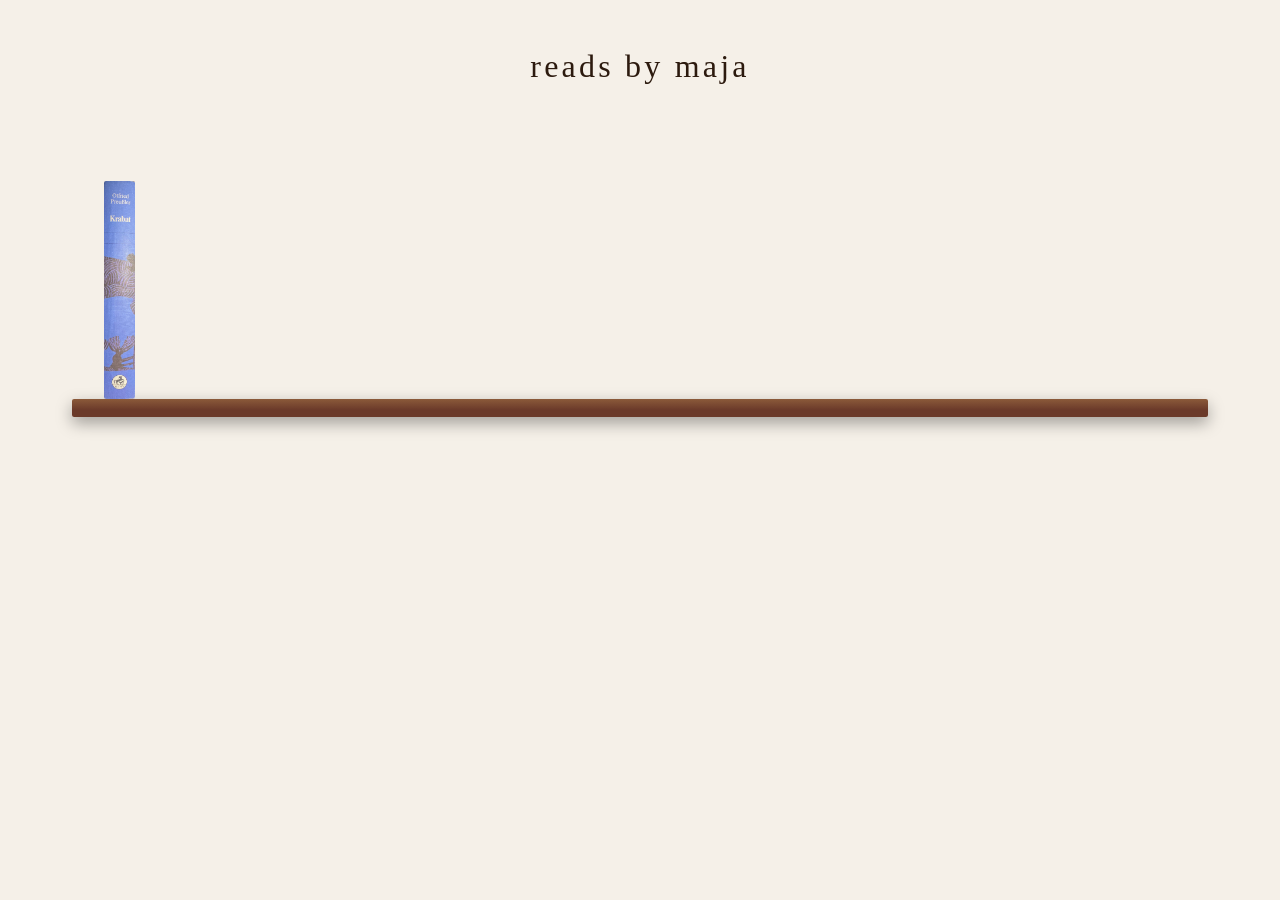
<file: index.html>
<!DOCTYPE html>
<html lang="en">
<head>
  <meta charset="UTF-8">
  <meta name="viewport" content="width=device-width, initial-scale=1.0">
  <title>reads by maja</title>
  <link rel="stylesheet" href="styles.css">
</head>
<body>
  <header>
    <h1>reads by maja</h1>
  </header>

  <main>
    <div class="shelf-container">
      <div class="shelf" id="bookshelf"></div>
      <div class="shelf-wood"></div>
    </div>
  </main>

  <script src="script.js"></script>
</body>
</html>
</file>
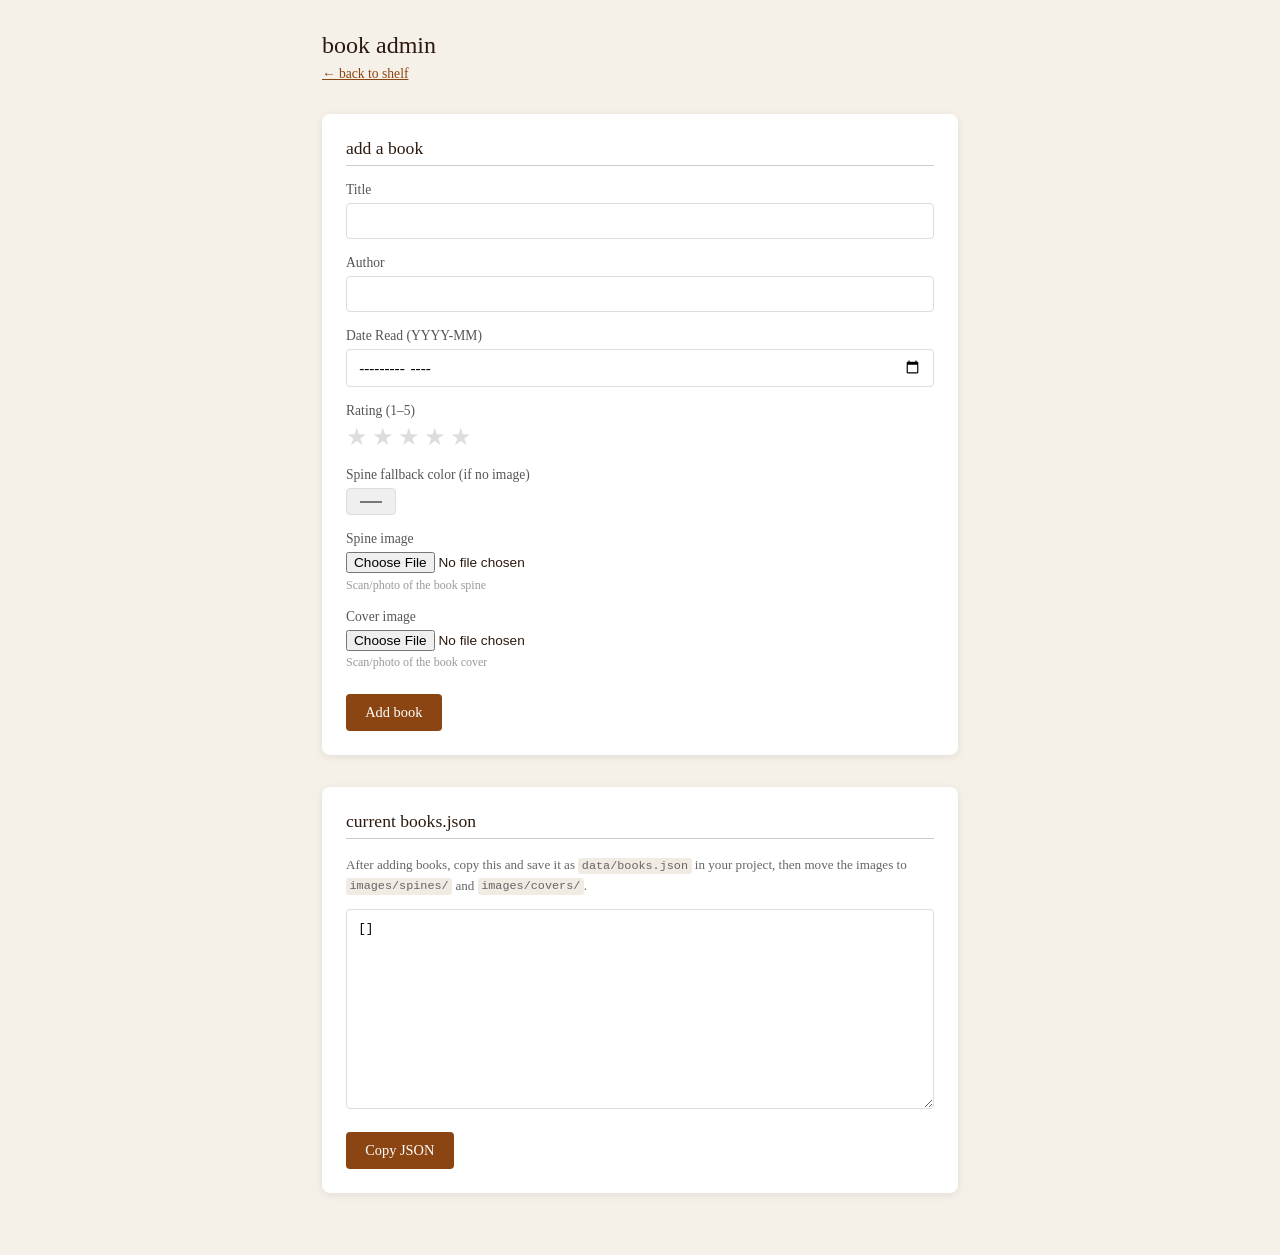
<file: admin/index.html>
<!DOCTYPE html>
<html lang="en">
<head>
  <meta charset="UTF-8">
  <meta name="viewport" content="width=device-width, initial-scale=1.0">
  <title>Admin — reads by maja</title>
  <link rel="stylesheet" href="styles.css">
</head>
<body>
  <header>
    <h1>book admin</h1>
    <a href="../index.html">← back to shelf</a>
  </header>

  <main>
    <section class="form-section">
      <h2>add a book</h2>
      <form id="book-form">
        <div class="field">
          <label for="title">Title</label>
          <input type="text" id="title" required>
        </div>
        <div class="field">
          <label for="author">Author</label>
          <input type="text" id="author" required>
        </div>
        <div class="field">
          <label for="dateRead">Date Read (YYYY-MM)</label>
          <input type="month" id="dateRead" required>
        </div>
        <div class="field">
          <label for="rating">Rating (1–5)</label>
          <div class="star-picker" id="star-picker">
            <span data-val="1">★</span>
            <span data-val="2">★</span>
            <span data-val="3">★</span>
            <span data-val="4">★</span>
            <span data-val="5">★</span>
          </div>
          <input type="hidden" id="rating" value="0">
        </div>
        <div class="field">
          <label for="spineColor">Spine fallback color (if no image)</label>
          <input type="color" id="spineColor" value="#8B4513">
        </div>
        <div class="field">
          <label for="spineImage">Spine image</label>
          <input type="file" id="spineImage" accept="image/*">
          <small>Scan/photo of the book spine</small>
        </div>
        <div class="field">
          <label for="coverImage">Cover image</label>
          <input type="file" id="coverImage" accept="image/*">
          <small>Scan/photo of the book cover</small>
        </div>
        <button type="submit">Add book</button>
      </form>
    </section>

    <section class="export-section">
      <h2>current books.json</h2>
      <p class="hint">After adding books, copy this and save it as <code>data/books.json</code> in your project, then move the images to <code>images/spines/</code> and <code>images/covers/</code>.</p>
      <textarea id="json-output" readonly></textarea>
      <button id="copy-btn">Copy JSON</button>
    </section>
  </main>

  <script src="script.js"></script>
</body>
</html>
</file>
<file: styles.css>
*, *::before, *::after {
  box-sizing: border-box;
  margin: 0;
  padding: 0;
}

:root {
  --shelf-wood: #6b3a2a;
  --shelf-wood-light: #8b5a3a;
  --bg: #f5f0e8;
  --text: #2c1a0e;
}

body {
  background: var(--bg);
  color: var(--text);
  font-family: 'Georgia', serif;
  min-height: 100vh;
  display: flex;
  flex-direction: column;
  align-items: center;
}

header {
  padding: 3rem 2rem 1rem;
  text-align: center;
}

header h1 {
  font-size: 2rem;
  font-weight: normal;
  letter-spacing: 0.1em;
  color: var(--text);
}

main {
  width: 100%;
  max-width: 1200px;
  padding: 4rem 2rem 6rem;
  display: flex;
  flex-direction: column;
  align-items: center;
  gap: 4rem;
}

/* Shelf */
.shelf-container {
  position: relative;
  width: 100%;
}

.shelf {
  display: flex;
  align-items: flex-end;
  gap: 4px;
  padding: 1rem 2rem 0;
  min-height: 220px;
  perspective: 1000px;
}

.shelf-wood {
  height: 18px;
  background: linear-gradient(180deg, var(--shelf-wood-light) 0%, var(--shelf-wood) 60%);
  border-radius: 2px;
  box-shadow: 0 6px 16px rgba(0,0,0,0.35);
}

/* Book card */
.book {
  position: relative;
  cursor: pointer;
  flex-shrink: 0;
  transform-style: preserve-3d;
  transition: transform 0.05s ease;
}

.book:hover {
  z-index: 10;
}

.book-inner {
  position: relative;
  width: 100%;
  height: 100%;
  transform-style: preserve-3d;
  transition: transform 0.6s cubic-bezier(0.4, 0, 0.2, 1);
}

.book:hover .book-inner {
  transform: rotateY(-160deg);
}

.book-spine,
.book-cover {
  position: absolute;
  top: 0;
  left: 0;
  width: 100%;
  height: 100%;
  backface-visibility: hidden;
  -webkit-backface-visibility: hidden;
  border-radius: 2px;
  overflow: hidden;
}

.book-spine img,
.book-cover img {
  width: 100%;
  height: 100%;
  object-fit: cover;
  display: block;
}

.book-cover {
  transform: rotateY(180deg);
  box-shadow: -4px 4px 20px rgba(0,0,0,0.4);
}

/* Tooltip that appears above on hover */
.book-info {
  position: absolute;
  bottom: calc(100% + 12px);
  left: 50%;
  transform: translateX(-50%);
  background: white;
  border: 1px solid #ddd;
  border-radius: 6px;
  padding: 0.6rem 0.9rem;
  white-space: nowrap;
  font-size: 0.8rem;
  line-height: 1.5;
  box-shadow: 0 4px 12px rgba(0,0,0,0.15);
  pointer-events: none;
  opacity: 0;
  transition: opacity 0.2s ease 0.4s;
  z-index: 20;
}

.book:hover .book-info {
  opacity: 1;
}

.book-info .book-title {
  font-weight: bold;
  font-size: 0.85rem;
}

.book-info .book-author {
  color: #666;
}

.book-info .book-meta {
  color: #999;
  font-size: 0.75rem;
  margin-top: 0.2rem;
}

.stars {
  color: #c8a84b;
  letter-spacing: 1px;
}
</file>
<file: admin/styles.css>
*, *::before, *::after { box-sizing: border-box; margin: 0; padding: 0; }

body {
  font-family: 'Georgia', serif;
  background: #f5f0e8;
  color: #2c1a0e;
  padding: 2rem;
  max-width: 700px;
  margin: 0 auto;
}

header {
  margin-bottom: 2rem;
}

header h1 {
  font-size: 1.5rem;
  font-weight: normal;
  margin-bottom: 0.3rem;
}

header a {
  color: #8B4513;
  font-size: 0.85rem;
}

h2 {
  font-size: 1.1rem;
  font-weight: normal;
  margin-bottom: 1rem;
  border-bottom: 1px solid #ccc;
  padding-bottom: 0.4rem;
}

.form-section, .export-section {
  background: white;
  padding: 1.5rem;
  border-radius: 8px;
  margin-bottom: 2rem;
  box-shadow: 0 2px 8px rgba(0,0,0,0.08);
}

.field {
  display: flex;
  flex-direction: column;
  gap: 0.3rem;
  margin-bottom: 1rem;
}

label {
  font-size: 0.85rem;
  color: #555;
}

input[type="text"],
input[type="month"],
input[type="color"] {
  padding: 0.5rem 0.7rem;
  border: 1px solid #ddd;
  border-radius: 4px;
  font-family: inherit;
  font-size: 0.95rem;
}

input[type="file"] {
  font-size: 0.85rem;
}

small {
  color: #999;
  font-size: 0.75rem;
}

.star-picker {
  display: flex;
  gap: 4px;
  font-size: 1.5rem;
  cursor: pointer;
  color: #ddd;
}

.star-picker span.active {
  color: #c8a84b;
}

button {
  background: #8B4513;
  color: white;
  border: none;
  padding: 0.6rem 1.2rem;
  border-radius: 4px;
  cursor: pointer;
  font-family: inherit;
  font-size: 0.9rem;
  margin-top: 0.5rem;
}

button:hover { background: #6b3a2a; }

textarea {
  width: 100%;
  height: 200px;
  font-family: monospace;
  font-size: 0.8rem;
  padding: 0.7rem;
  border: 1px solid #ddd;
  border-radius: 4px;
  resize: vertical;
  margin-bottom: 0.7rem;
}

.hint {
  font-size: 0.82rem;
  color: #666;
  margin-bottom: 0.8rem;
  line-height: 1.5;
}

code {
  background: #f0ebe3;
  padding: 0.1em 0.3em;
  border-radius: 3px;
  font-size: 0.9em;
}
</file>
